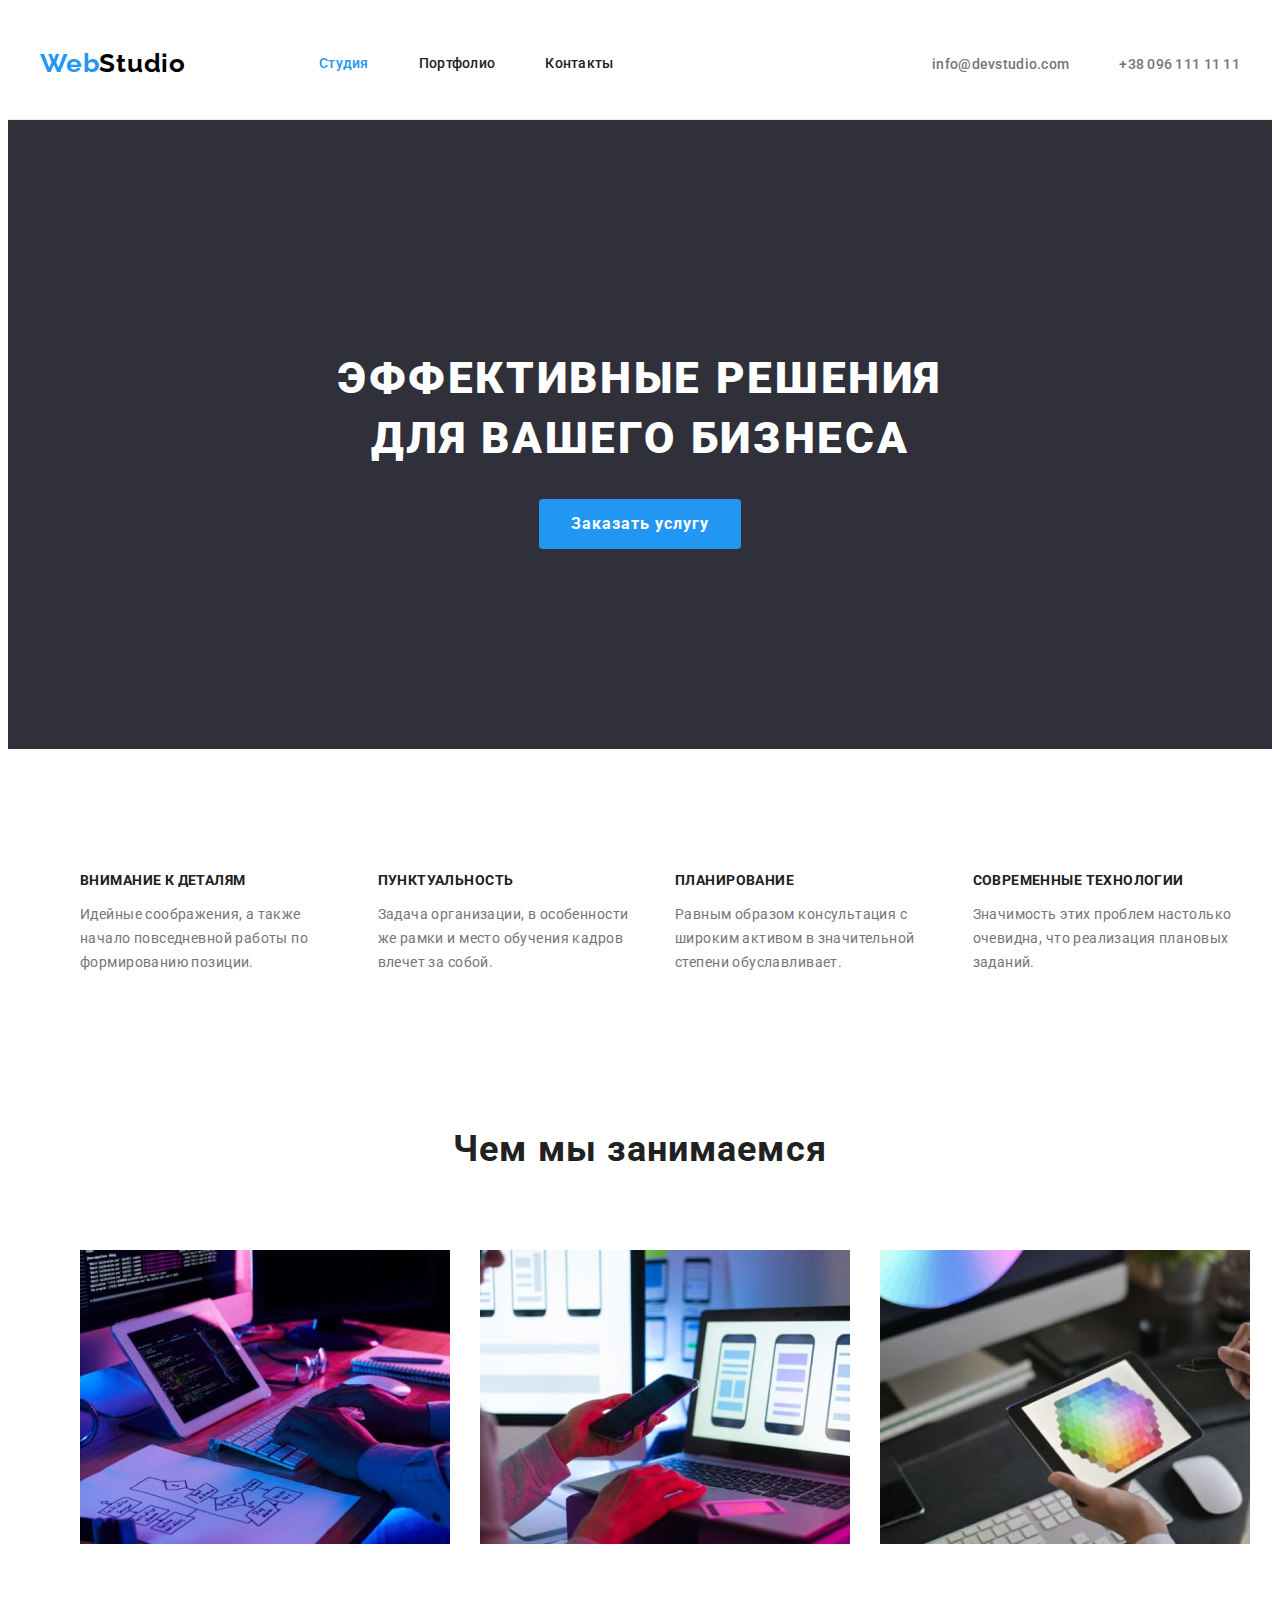
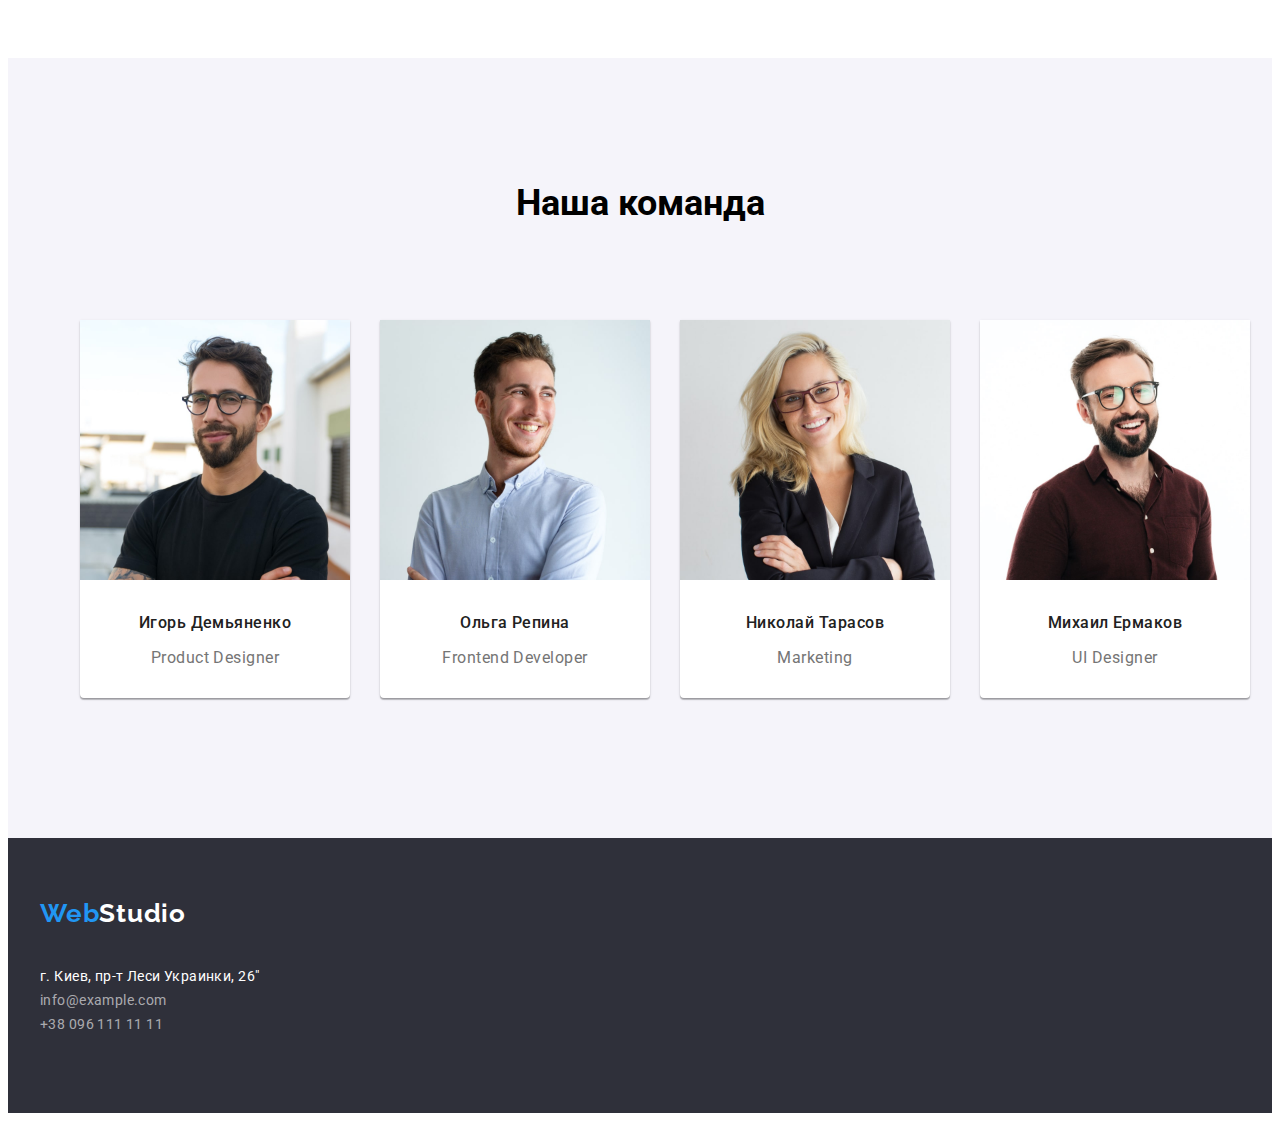
<file: index.html>
<!DOCTYPE html>
<html lang="ru">
<head>
    <meta charset="UTF-8">
    <meta http-equiv="X-UA-Compatible" content="IE=edge">
    <meta name="viewport" content="width=device-width, initial-scale=1.0">
    <title>Document</title>
    <link rel="preconnect" href="https://fonts.googleapis.com" /> 
<link rel="preconnect" href="https://fonts.gstatic.com" crossori gin /> 
<link 
href="https://fonts.googleapis.com/css2?family=Raleway:wght@700&family=Roboto:wght@400;500;700;900&display=swap" 
rel="stylesheet"
/>
<link rel="stylesheet" href="https://cdnjs.cloudflare.com/ajax/libs/modern-normalize/1.1.0/modern-normalize.min.css"
    integrity="sha512-wpPYUAdjBVSE4KJnH1VR1HeZfpl1ub8YT/NKx4PuQ5NmX2tKuGu6U/JRp5y+Y8XG2tV+wKQpNHVUX03MfMFn9Q=="
    crossorigin="anonymous" referrerpolicy="no-referrer" />
<link rel="stylesheet" href="./css/styles.css">
</head>
<body>
    <header class="header">
        <div class="container">
<nav class="header-navigation">
            <a class="site-logo link logo ">Web<span class="logo-second ">Studio</span></a>
       <ul class="header-list list">
    <li class="header-item"><a href=""class="header-link link current">Студия</a></li>
    <li class="header-item"><a href="./portfolio.html"class="header-link link ">Портфолио</a></li>
    <li class="header-item"><a href=""class="header-link link">Контакты</a></li>

</ul>   
</nav>
   <ul class="header-first-list list">
       <li class="header-item"><a class="header-back link"href="">info@devstudio.com</a></li>
       <li class="header-item"><a class="header-tel link" href="tel:+380961111111tel:">+38 096 111 11 11 </a></li>
    </ul>
    </div>
    </header>
<main>
    <section class="hero">
        <h1 class="hero-title">Эффективные решения <br>для вашего  бизнеса</h1>
        <button class="hero-btn" type="button">Заказать услугу</button>
    </section>
    <section class="services section services">
        <h2 class="visually-hidden">#</h2> 
        <div class="container">
        <ul class="services-list list">
            <li class="services-item">
            <h3 class="services-title">Внимание к деталям</h3>
            <p class="services-text">Идейные соображения, а также начало повседневной работы по формированию позиции.
            </p>
        </li>
            <li class="services-item ">
                <h3 class="services-title">Пунктуальность</h3>
                <p class="services-text">Задача организации, в особенности же рамки и место обучения кадров влечет за собой.</p>
            </li>
            <li class="services-item">
                <h3 class="services-title">Планирование</h3>
            <p class="services-text">Равным образом консультация с широким активом в значительной степени обуславливает.</p>
            </li>
            <li class="services-item">
                <h3 class="services-title">Современные технологии</h3>
                <p class="services-text">Значимость этих проблем настолько очевидна, что реализация плановых заданий.</p>
</li>
        </ul>
        </div>
    </section>
    <section class="about section">
        <h2 class="about-title">Чем мы занимаемся</h2>
    <div class="container">
            <ul class="about-list list">
        <li class="about-item">
            <img
        src="./images/about1-min.jpg"
        alt="пишет на клавиатуре"
         width="370"
         height="294"
     />
        </li>
        <li class="about-item">
            <img
        src="./images/about_2-min.jpg"
        alt="ищет в телефоне"
        width="370"
        height="294"
    />
    </li>
        <li class="about-item"><img
        src="./images/about_3-min.jpg"
        alt=" играет в игру"
        width="370"
        height="294"
    />
    </li>
    </ul>
    </div>
    </section>
    <section class="team section">
        <h2 class="team-pre-title">Наша команда</h2>
<div class="container">
        <ul class="team-list list">
    <li class="team-item">
        <img
    src="./images/pack_1-min.jpg"
    alt="дизайнер"
    width="270"
    height="260"
/>
<h3 class="team-title">Игорь Демьяненко</h3>
<p class="team-text" lang="en">Product Designer</p>
</li>
    <li class="team-item">
        <img
    src="./images/pack_2-min.jpg"
    alt="девелопмер"
    width="270"
    height="260"
/>
<h3 class="team-title">Ольга Репина</h3>
<p class="team-text" lang="en">Frontend Developer</p>
</li>
<li class="team-item">
    <img src="./images/pack_3-min.jpg" 
    alt="маркетолог" 
    width="270" 
    height="260"
     />
    <h3 class="team-title">Николай Тарасов</h3>
    <p class="team-text" lang="en" >Marketing</p>
</li>
    <li class="team-item"><img src="./images/pack_4-min.jpg" 
        alt="дизайнер" 
        width="270" 
        height="260" 
        />
    <h3 class="team-title">Михаил Ермаков</h3>
    <p class="team-text" lang="en">UI Designer</p></li>
</ul>   
</div>
    </section>
</main>
<footer class="footer section">
    <div class="container">
    <a class="site-logo link ">Web<span class="logo-second-half log">Studio</span></a>
    <address class="footer-adress">
    <ul class="footer-list list">
        <li class="footer-item"><a class="footer-text link" href="https://goo.gl/maps/nd1LVx3sfAS18rse7"
            target="_blank"
            rel="noopener noreferrer"
            >г. Киев, пр-т Леси Украинки, 26"</a>
        </li>
        <li class="footer-item"><a class="footer-link link" href="">info@example.com</a>
        <li class="footer-item "><a class="footer-link link " href="tel:+380961111111tel:">+38 096 111 11 11 </a>
        </li>
    </ul>
    </address>
    </div>
</footer>
</body>
</html>
</file>
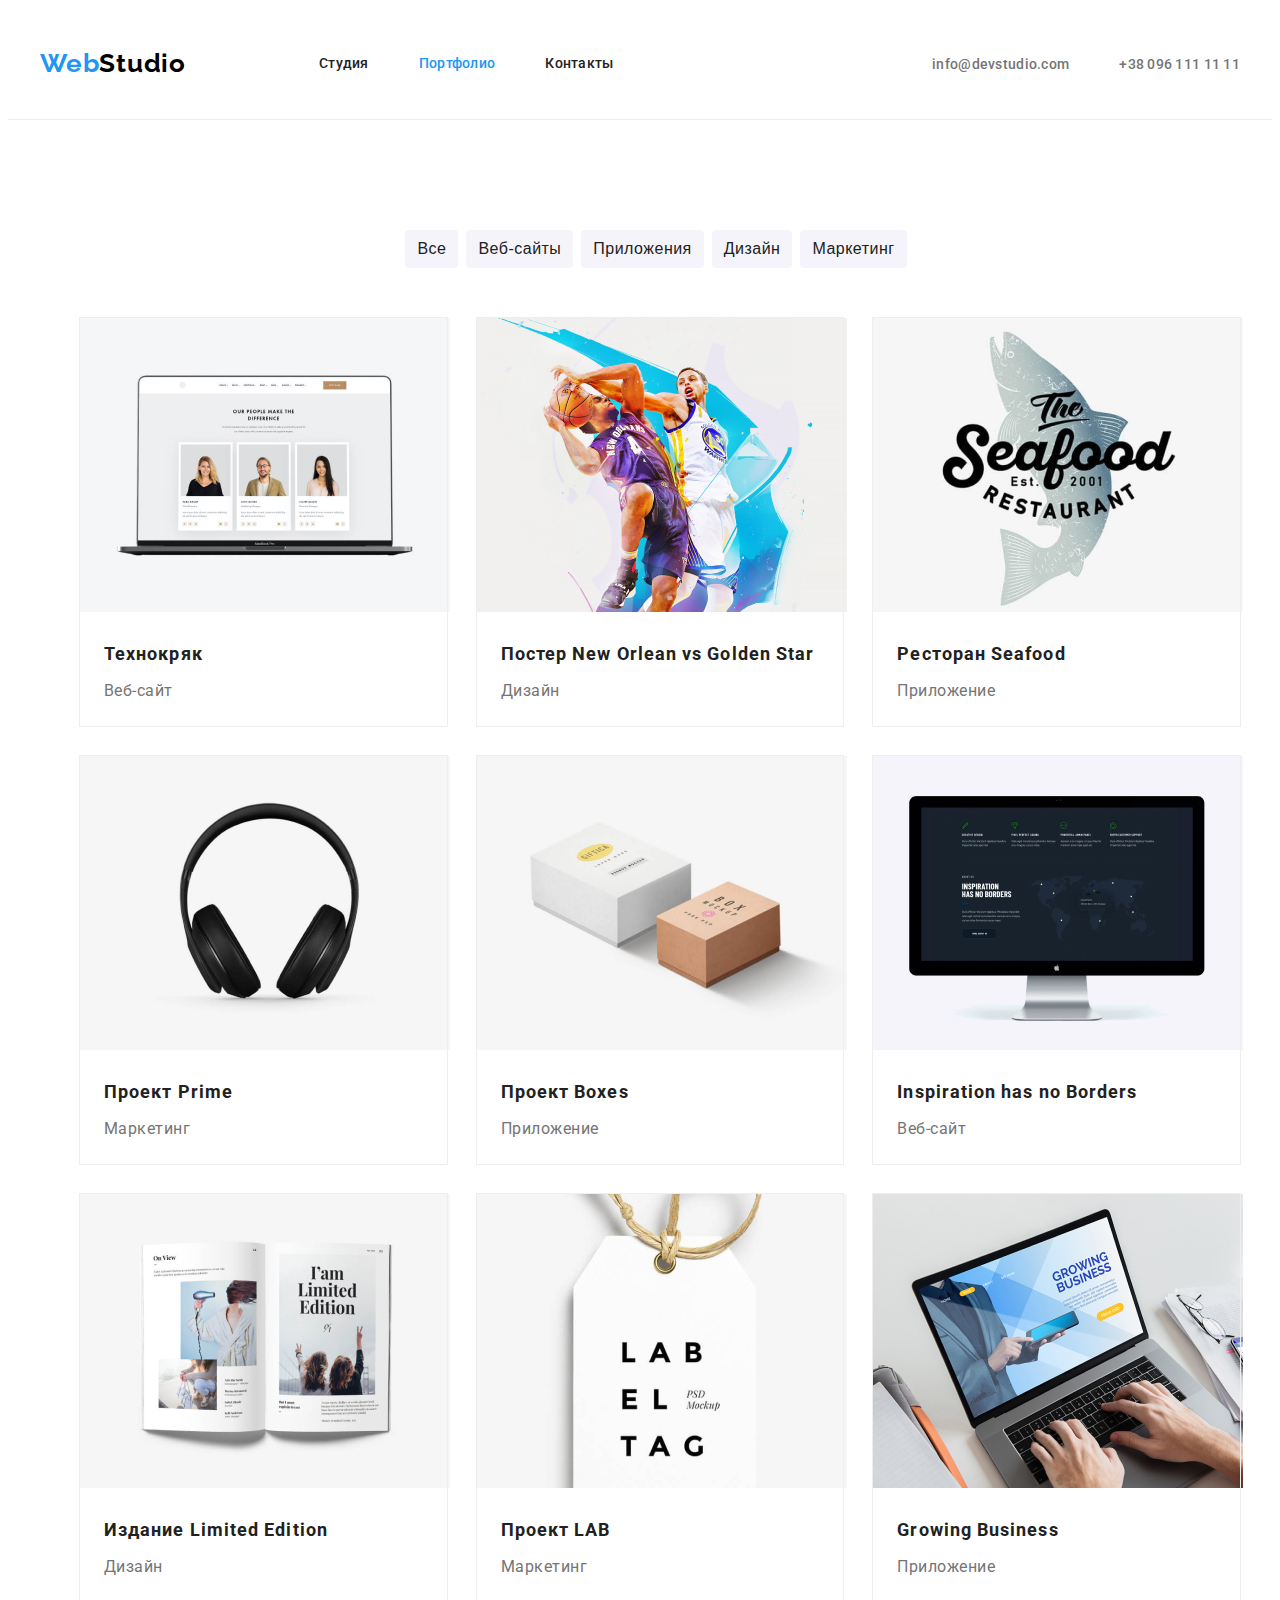
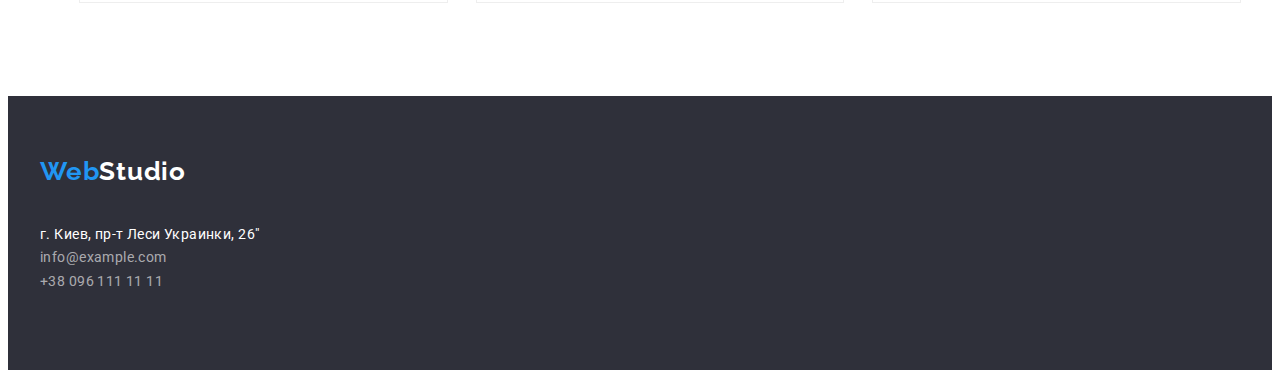
<file: portfolio.html>
<!DOCTYPE html>
<html lang="ru">

<head>
    <meta charset="UTF-8">
    <meta http-equiv="X-UA-Compatible" content="IE=edge">
    <meta name="viewport" content="width=device-width, initial-scale=1.0">
    <title>Document</title>
    <link rel="preconnect" href="https://fonts.googleapis.com" />
    <link rel="preconnect" href="https://fonts.gstatic.com" crossori gin />
    <link
        href="https://fonts.googleapis.com/css2?family=Raleway:wght@700&family=Roboto:wght@400;500;700;900&display=swap"
        rel="stylesheet" />
    <link rel="stylesheet" href="https://cdnjs.cloudflare.com/ajax/libs/modern-normalize/1.1.0/modern-normalize.min.css"
        integrity="sha512-wpPYUAdjBVSE4KJnH1VR1HeZfpl1ub8YT/NKx4PuQ5NmX2tKuGu6U/JRp5y+Y8XG2tV+wKQpNHVUX03MfMFn9Q=="
        crossorigin="anonymous" referrerpolicy="no-referrer" />
    <link rel="stylesheet" href="./css/styles.css">
</head>

<body>
    <header class="header">
        <div class="container">
            <nav class="header-navigation">
                <a class="site-logo link logo ">Web<span class="logo-second ">Studio</span></a>
                <ul class="header-list list">
                    <li class="header-item"><a href="./index.html" class="header-link link ">Студия</a></li>
                    <li class="header-item"><a href="" class="header-link link current">Портфолио</a></li>
                    <li class="header-item"><a href="" class="header-link link">Контакты</a></li>

                </ul>
            </nav>
            <ul class="header-first-list list">
                <li class="header-item"><a class="header-back link" href="">info@devstudio.com</a></li>
                <li class="header-item"><a class="header-tel link" href="tel:+380961111111tel:">+38 096 111 11 11 </a>
                </li>
            </ul>
        </div>
    </header>
   <main>
       <section class="section">
       <div class="container">
       <h1 class="visually-hidden">cписки</h1>
       <ul class="list-btn-port list">
           <li class="item-btn"><button class="btn-port" type="button">Все</button></li>
           <li class="item-btn"><button class="btn-port" type="button">Веб-сайты</button></li>
           <li class="item-btn"><button class="btn-port" type="button">Приложения</button></li>
           <li class="item-btn"><button class="btn-port" type="button">Дизайн</button></li>
           <li class="item-btn"><button class="btn-port" type="button">Маркетинг</button></li>
       </ul>
       </div>
       <div class="container">
   <ul class="port-list list">
       <li class="port-item">
        <img src="./images_port/port_10.jpg" 
        alt="ноутбук" 
        width="370" 
        height="294" 
        />
        <h2 class="title-port">Технокряк</h2>
        <p class="text-port">Веб-сайт</p>
    </li>
    <li class="port-item">
    <img
    src="./images_port/port_9.jpg"
    alt="ноутбук"
    width="370"
    height="294"
    />
    <h2 class="title-port">Постер New Orlean vs Golden Star</h2>
    <p class="text-port">Дизайн</p>
    </li>
    <li class="port-item">
<img src="./images_port/port_8.jpg" 
alt="баскетбол" 
width="370" 
height="294" 
/>
     <h2 class="title-port">Ресторан Seafood</h2>
    <p class="text-port">Приложение</p>    
    </li>
    <li class="port-item">
    <img src="./images_port/port_7.jpg" 
    alt="ресторан" 
    width="370" 
    height="294" 
    />
    <h2 class="title-port">Проект Prime</h2>
    <p class="text-port">Маркетинг</p>
</li>
<li class="port-item">
<img src="./images_port/port_6.jpg" 
alt="наушники" 
width="370" 
height="294" 
/>
<h2 class="title-port">Проект Boxes</h2>
<p class="text-port">Приложение</p>
</li>
<li class="port-item">
    <img src="./images_port/port_5.jpg" 
    alt="коробки" 
    width="370" 
    height="294" 
    />
    <h2 class="title-port">Inspiration has no Borders</h2>
    <p class="text-port">Веб-сайт</p>
</li>

<li class="port-item">
    <img src="./images_port/port_3.jpg" 
    alt="веб-сайт" 
    width="370" 
    height="294" 
    />
    <h2 class="title-port">Издание Limited Edition</h2>
    <p class="text-port">Дизайн</p>
</li>

<li class="port-item">
    <img src="./images_port/port_2.jpg" 
    alt="журнал" 
    width="370" 
    height="294" 
    />
    <h2 class="title-port">Проект LAB</h2>
    <p class="text-port">Маркетинг</p>
</li>
<li class="port-item">
    <img src="./images_port/port_1.jpg" 
    alt="пишет на ноутбуке" 
    width="370" 
    height="294" 
    />
    <h2 class="title-port" >Growing Business</h2>
    <p class="text-port">Приложение</p>
</li>
</div>
       </section>
</main>
<footer class="footer section">
    <div class="container">
        <a class="site-logo link ">Web<span class="logo-second-half log">Studio</span></a>
        <address class="footer-adress">
            <ul class="footer-list list">
                <li class="footer-item"><a class="footer-text link" href="https://goo.gl/maps/nd1LVx3sfAS18rse7"
                        target="_blank" rel="noopener noreferrer">г. Киев, пр-т Леси Украинки, 26"</a>
                </li>
                <li class="footer-item"><a class="footer-link link" href="">info@example.com</a>
                <li class="footer-item "><a class="footer-link link " href="tel:+380961111111tel:">+38 096 111 11 11
                    </a>
                </li>
            </ul>
        </address>
    </div>
</footer>
</body>

</html>
</file>
<file: css/styles.css>
:root {
    --main-title-color: #212121;
    --first-text-color: #757575;
    --third-text-color:#FFFFFF;
    --first-button-color:#FFFFFF;
    --accent-color:#2196F3;
    --first-background-color:#2F303A;
    --second-background-color:#E5E5E5;
    --third-background-color:#F5F4FA;
    --footer-text-color:rgba(255, 255, 255, 0.6);
    --second-button-color: #188ce8;
}


/* -------------HEADER-------------- */
.logo{
    margin-right: 93px;
    display: flex;
    align-items: center;
}
.log{
    margin-bottom: 20px;
display:inline-block ;
}

.header{
    border-bottom: 1px solid #ececec;
}
body{
font-family:"Roboto",sans-serif;
}
.header-logo{
    font-family: Raleway;
font-style: normal;
font-weight: 700;
font-size: 26px;
line-height: 1.19;
letter-spacing: 0.03em;
color:var(--accent-color);
}
.section{
    padding: 94px 0;
}
.container{
    width: 1200px;
    margin: 0 auto;
    padding: 0 15px;
}
.header-navigation,
.header-list,
.header-first-list{
    display: flex;
}
header>.container{
    display: flex;
    justify-content: space-between;
    align-items: center;
}
.header-link{
    padding: 31.5px 0;
    display: inline-block;
    margin-right: 50px;
    padding: 30 0;
}
.header-list li:last-child .header-link{
    margin-right: 0;
}

.site-logo{
font-family: Raleway;
font-style: 400;
font-weight: 700;
font-size: 26px;
line-height: 1.19px;
letter-spacing: 0.03em;
    color: var(--accent-color);
}
.logo-second{
font-family: Raleway;
font-style: 400;
font-weight: 700;
font-size: 26px;
line-height: 1.19px;
letter-spacing: 0.03em;
    color: #000;
}
.list{
    list-style: none;
}
.link{
    text-decoration: none;
}
.header-link{
font-weight: 500;
font-size: 14px;
line-height: 1.14;
letter-spacing: 0.02em;

color: var(--main-title-color);
}
.header-link:hover,
.header-link:focus{
    color:var(--accent-color);
}
.header-list .link.current{
color: var(--accent-color);
}

.header-back{
font-weight: 500;
font-size: 14px;
line-height: 1.14;
letter-spacing: 0.02em;

color: var(--first-text-color);
} 
.header-back:hover,
.header-back:focus{
    color:var(--accent-color);
}
.header-tel{
margin-left: 50px;
    font-weight: 500;
font-size: 14px;
line-height: 1.14;
letter-spacing: 0.02em;
color:var(--first-text-color);
}
.header-tel:hover,
.header-tel:focus{
color:var(--accent-color);
}
/* -------------------HERO--------------- */
.hero{
 padding: 200px 0;
 max-width: 1600px;
 margin: 0 auto ;
    background-color: var(--first-background-color);
}
.hero-title{
margin-bottom: 30px;
    font-weight: 900;
font-size: 44px;
line-height: 1.36;
text-align: center;
letter-spacing: 0.06em;
text-transform: uppercase;
color: var(--third-text-color);
}
.hero-btn{
   padding: 10px 32px;
   border-radius: 4px;
border:none;
   display: block;
margin: 0 auto;
    cursor: pointer;
font-family: inherit;
font-weight: 700;
font-size: 16px;
line-height: 1.87;
display: flex;
align-items: center;
text-align: center;
letter-spacing: 0.06em;
color: var(--third-text-color);
background-color: var(--accent-color)   ;
}
.hero-btn:hover,
.hero-btn:focus,
.hero-btn:active{
    color:var(--third-text-color);
    background-color: var(--second-button-color);
    box-shadow: 0px 3px 1px rgba(0, 0, 0, 0.1), 0px 1px 2px rgba(0, 0, 0, 0.08),
    0px 2px 2px rgba(0, 0, 0, 0.12);    
}
/* ---------------------Services----------------- */
.services{
    padding-bottom: 0;
}
.services-list{
    display: flex;
    justify-content: space-between;
}
.services-list li{
    margin-right: 30px;
    width: calc((100% - 90px)/4);
}
.services-list li:last-child{
    margin-right:0;
}
.visually-hidden {
  position: absolute;
  white-space: nowrap;
  width: 1px;
  height: 1px;
  overflow: hidden;
  border: 0;
  padding: 0;
  clip: rect(0 0 0 0);
  clip-path: inset(50%);
  margin: -1px;
}
.services-title{
margin-bottom: 10px;
font-weight: 700;
font-size: 14px;
line-height: 1.14;
letter-spacing: 0.03em;
text-transform: uppercase;

color: var(--main-title-color);
}  
.services-text{
font-size: 14px;
line-height: 1.71;
letter-spacing: 0.03em;
color:var(--first-text-color);

}
/* ----------------------ABOUT------------------ */
.about-list{
    display: flex;
}
.about-list li{
    width: calc((100%-60px)/3);
    margin-right: 30px;
}
about-list li:last-child{
    margin-right: 0;
}
.about-title{
font-family: Roboto;
font-style: 400;
font-weight: 700;
font-size: 36px;
line-height: 1.16;
text-align: center;
letter-spacing: 0.03em;
padding-bottom: 50px;
color:var(--main-title-color);
}


.team-pre-title{
font-size: 36px;
text-align: center;
margin-bottom: 50px;
}
/* -------------------------TEAM----------------- */
.team{
background-color: var(--third-background-color);
}
.team-list{
    display: flex;
    justify-content: space-between;
}
.team-list li{
    width: calc((100%-90px) / 4);
    margin-right: 30px;
}
.team-list li:last-child{
    margin-right: 0;
}
.team-title{
padding: 30px 0 0 0;
margin-top: 0px;
 font-weight: 500;
font-size: 16px;
line-height: 1.18;
text-align: center;
letter-spacing: 0.03em;

color: var(--main-title-color);

}
.team-item{
    background: var(--third-text-color);
box-shadow: 0px 1px 3px rgba(0, 0, 0, 0.12), 0px 1px 1px rgba(0, 0, 0, 0.14), 0px 2px 1px rgba(0, 0, 0, 0.2);
border-radius: 0px 0px 4px 4px;
}
.team-text{
padding: 0 0 30px 0;
margin-top: 0;
margin-bottom: 0;    
font-weight: 400;
font-size: 16px;
line-height: 1.18;
text-align: center;
letter-spacing: 0.03em;

color:var(--first-text-color);
}
.team .container{
    padding: 30px 0;
}
/* ---------------------FOOTER---------------------- */
.footer{
background-color:var(--first-background-color) ;
padding: 60px 0;
}

.footer-list{
    padding-left: 0;
}
.footer-link{
font-family: Roboto;
font-style: normal;
font-weight: 400;
font-size: 14px;
line-height: 1.71;
letter-spacing: 0.03em;

color:var(--footer-text-color)
}

.logo-second-half{
    color: var(--third-text-color);
font-family: Raleway;
font-style: normal;
font-weight: bold;
font-size: 26px;
line-height: 1.19;
letter-spacing: 0.03em;
}
.footer-link:hover,
.footer-link:focus{
    color:var(--accent-color);
}
.footer-text{
 font-family: Roboto;
font-style: normal;
font-weight: 400;
font-size: 14px;
line-height: 1.71;
letter-spacing: 0.03em;

color:var(--third-text-color);

}.footer-adress{
    margin-bottom: 9px;
}
    /* --------------btn------------- */
.list-btn-port{
    display: flex;
    justify-content: center;
    margin-bottom: 50px;
}
.btn-port{
border: none;
    padding: 6px 12px;
border-radius: 4px;
margin-right: 8px;
    cursor: pointer;
font-style: 400;
font-weight: 500;
font-size: 16px;
line-height: 1.62;
text-align: center;
letter-spacing: 0.03em;

color:var(--main-title-color);
background-color:var(--third-background-color)
}
.btn-port:hover,
.btn-port:focus{
    color: var(--third-text-color);
background-color: var(--accent-color);
}
.port-list{
    display: flex;
    flex-wrap: wrap;
    justify-content: space-between;
    margin-bottom: -30px;
}
.port-list .port-item{
    width: calc((100% - 60px)/3);
    margin-bottom: 30px;
    outline: 1px solid #EEEEEE;
}
.title-port{
margin-top: 20px;
padding: 0 24px;
margin-bottom: 4px;
    font-style: 400;
font-weight: 700;
font-size: 18px;
line-height: 2;
letter-spacing: 0.06em;

color:var(--main-title-color);

}
.text-port{
margin-top: 0;
margin-bottom: 20px;
padding: 0 24px ;
    font-style: 400;
font-weight: 400;
font-size: 16px;
line-height: 1.87;
letter-spacing: 0.03em;

color:var(--first-text-color);

}

.port-item{
    display: block;
}
</file>
